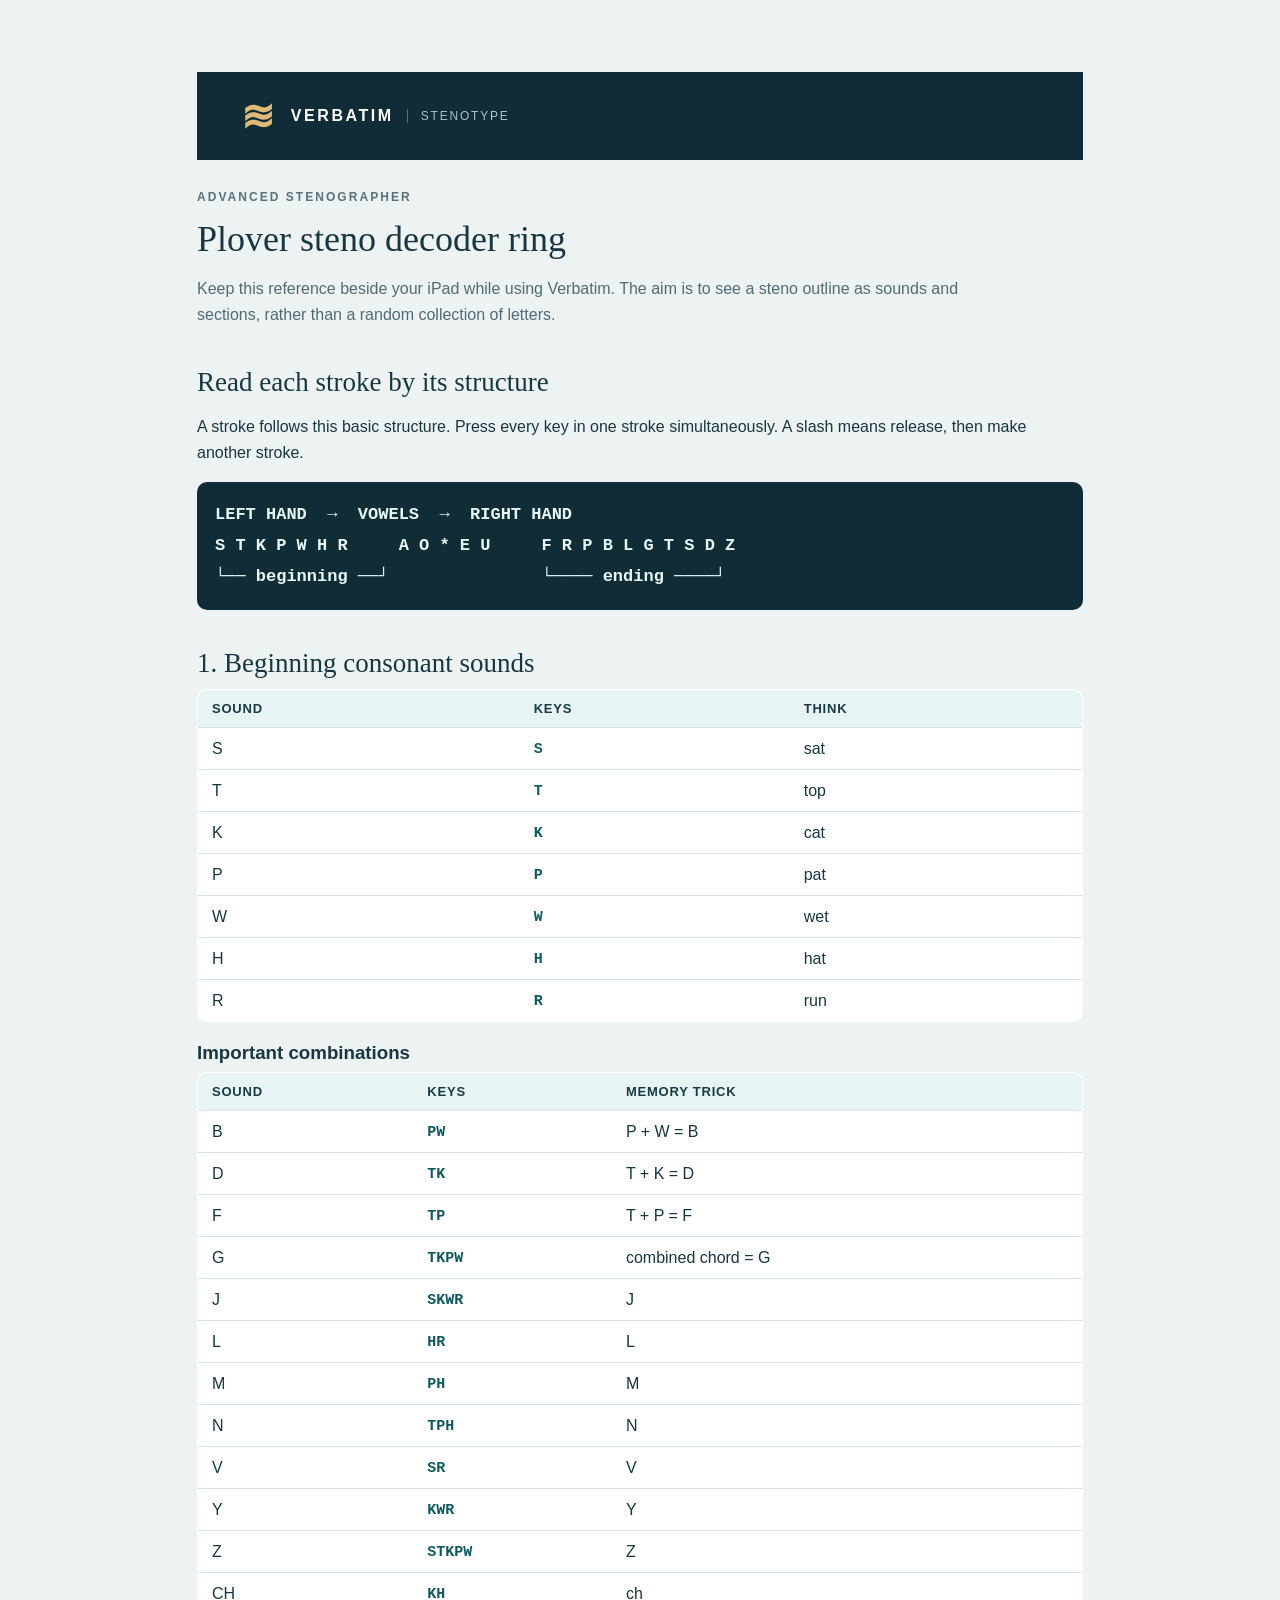
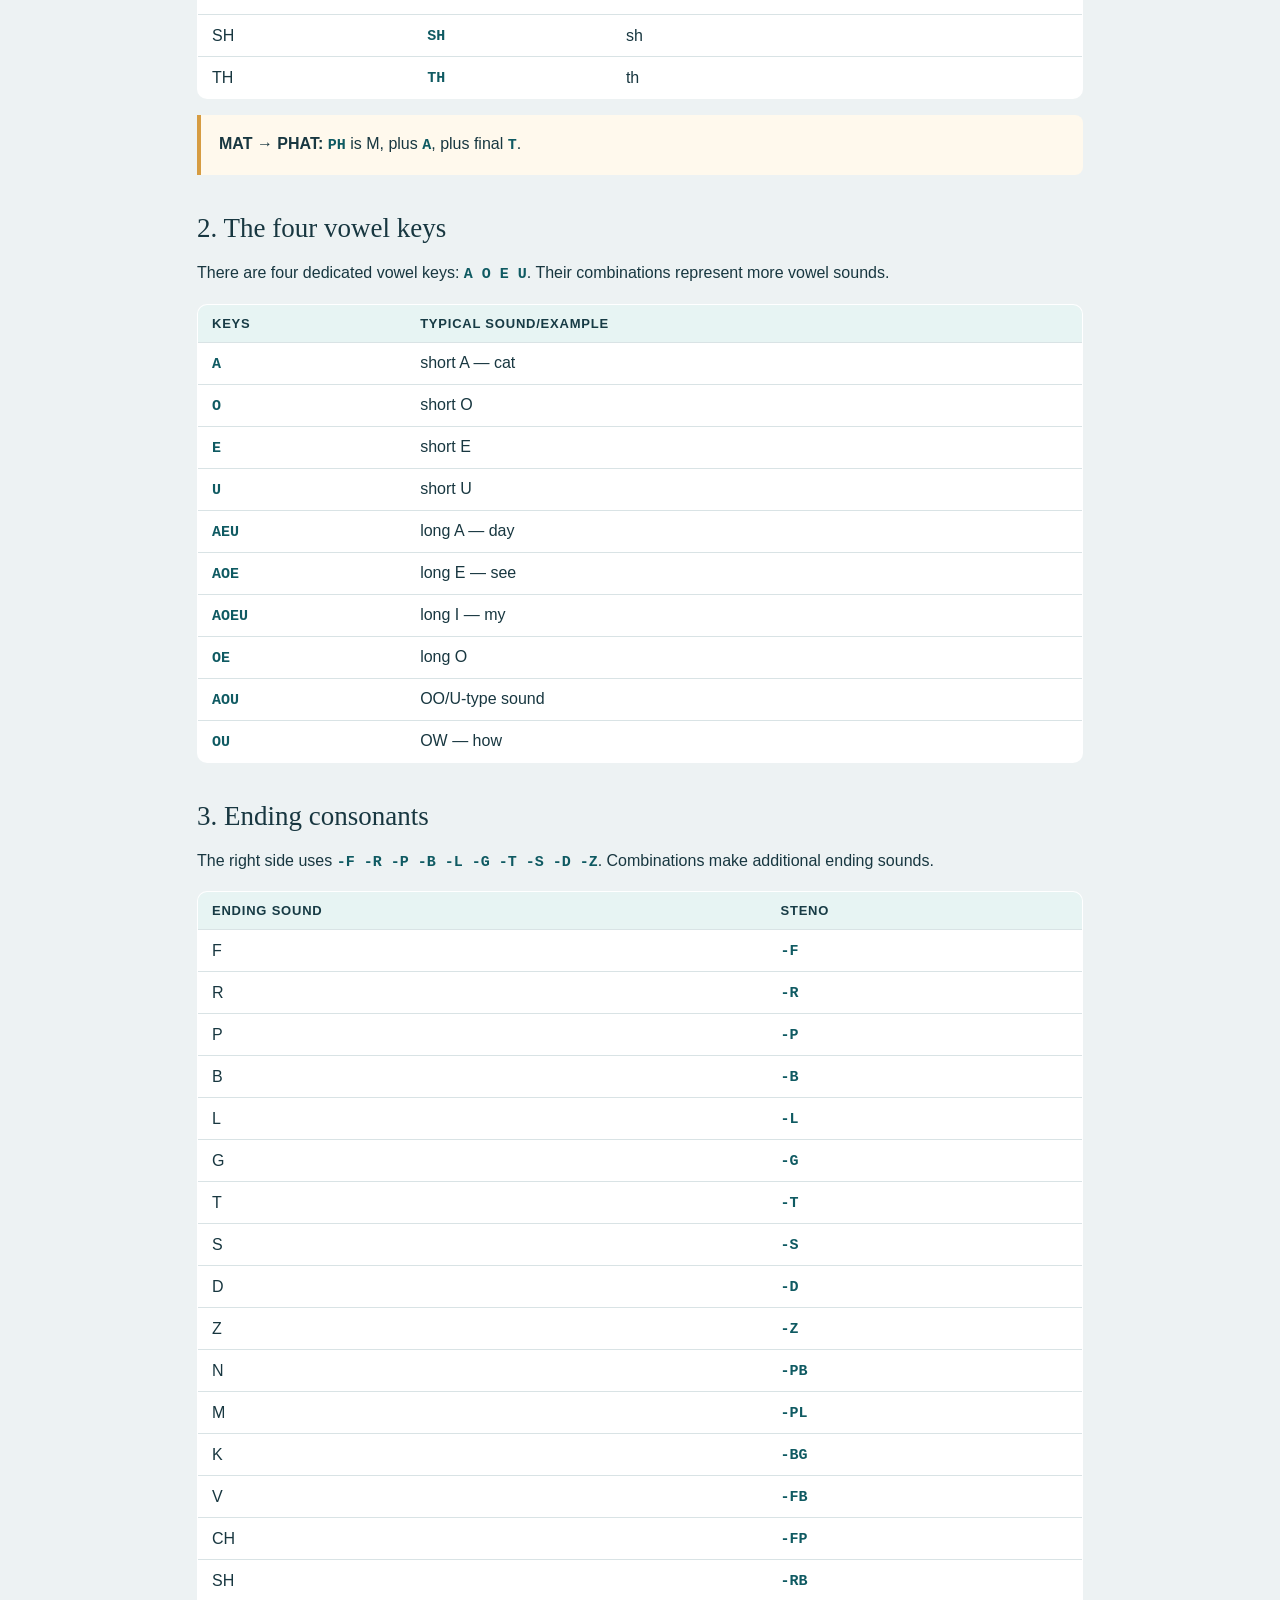
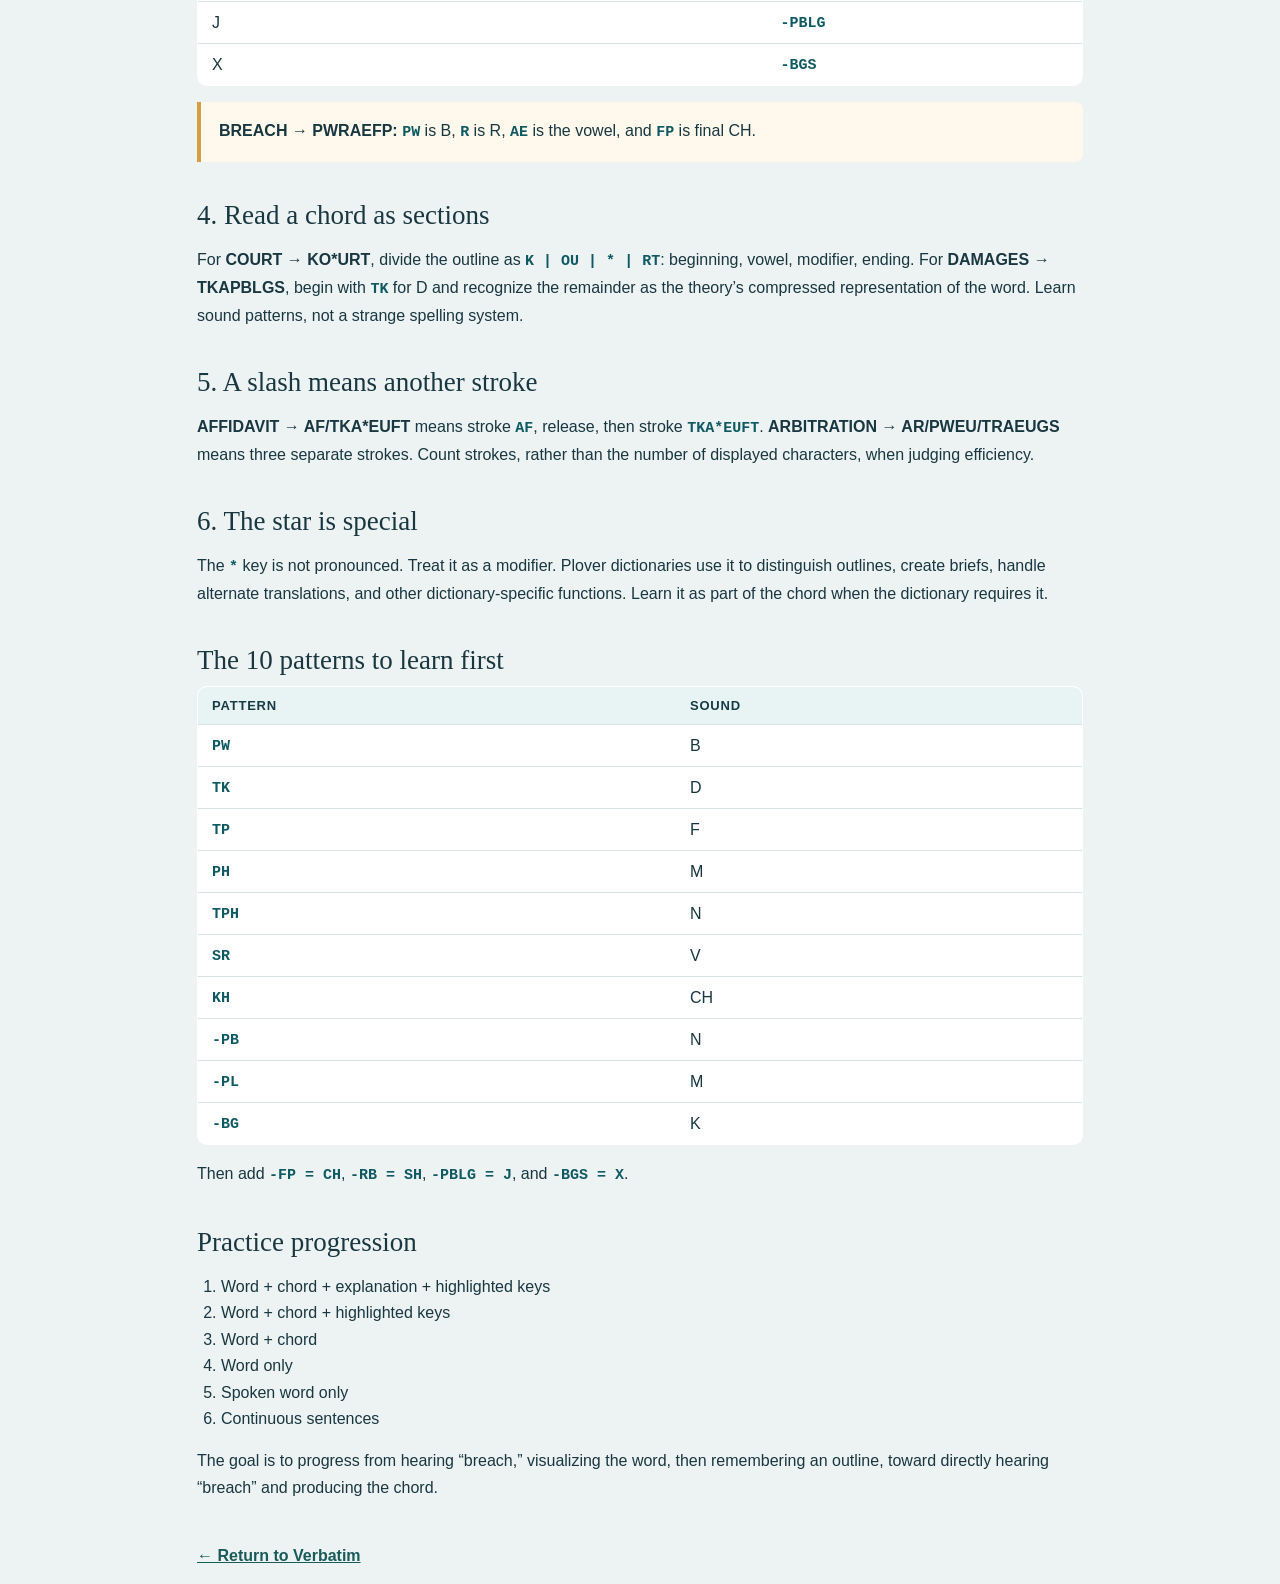
<file: docs/advanced-stenographer.html>
<!doctype html>
<html lang="en">
<head>
  <meta charset="utf-8">
  <meta name="viewport" content="width=device-width, initial-scale=1, viewport-fit=cover">
  <meta name="theme-color" content="#102c36">
  <title>Advanced Stenographer · Verbatim</title>
  <link rel="icon" href="icon.svg">
  <link rel="stylesheet" href="style.css">
  <style>
    .decoder{max-width:950px;margin:36px auto}.decoder header{margin-bottom:28px}.decoder h1{margin:4px 0 10px}.decoder h2{margin:38px 0 10px}.decoder h3{margin:20px 0 8px}.decoder p,.decoder li{line-height:1.65}.decoder .intro{color:#526b73;max-width:780px}.decoder .structure{display:block;overflow:auto;padding:18px;border-radius:10px;background:#102c36;color:#e7f7f5;font:700 17px/1.8 ui-monospace,SFMono-Regular,Consolas,monospace;white-space:pre}.decoder table{width:100%;border-collapse:collapse;background:#fff;border:1px solid #c4d4d8;border-radius:10px;overflow:hidden}.decoder th,.decoder td{padding:11px 14px;text-align:left;border-bottom:1px solid #d9e3e5}.decoder th{background:#e7f4f3;color:#173b45;font-size:13px;letter-spacing:.06em;text-transform:uppercase}.decoder tr:last-child td{border-bottom:0}.decoder code{font-size:15px;font-weight:700;color:#0f5a62}.decoder .example{padding:16px 18px;border-left:4px solid #d69c42;background:#fff9ed;border-radius:0 8px 8px 0}.decoder .levels{padding-left:24px}.decoder .back{display:inline-block;margin:30px 0;color:#185b59;font-weight:700}@media(max-width:620px){.decoder{margin:24px auto}.decoder th,.decoder td{padding:10px 8px;font-size:14px}.decoder .structure{font-size:13px;padding:13px}.decoder table th:nth-child(3),.decoder table td:nth-child(3){display:none}}
  </style>
</head>
<body>
  <main class="decoder">
    <header><a class="brand" href="./"><span class="mark">≋</span> VERBATIM <small>STENOTYPE</small></a></header>
    <p class="eyebrow">ADVANCED STENOGRAPHER</p>
    <h1>Plover steno decoder ring</h1>
    <p class="intro">Keep this reference beside your iPad while using Verbatim. The aim is to see a steno outline as sounds and sections, rather than a random collection of letters.</p>

    <h2>Read each stroke by its structure</h2>
    <p>A stroke follows this basic structure. Press every key in one stroke simultaneously. A slash means release, then make another stroke.</p>
    <div class="structure">LEFT HAND  →  VOWELS  →  RIGHT HAND
S T K P W H R     A O * E U     F R P B L G T S D Z
└── beginning ──┘               └──── ending ────┘</div>

    <h2>1. Beginning consonant sounds</h2>
    <table><thead><tr><th>Sound</th><th>Keys</th><th>Think</th></tr></thead><tbody>
      <tr><td>S</td><td><code>S</code></td><td>sat</td></tr><tr><td>T</td><td><code>T</code></td><td>top</td></tr><tr><td>K</td><td><code>K</code></td><td>cat</td></tr><tr><td>P</td><td><code>P</code></td><td>pat</td></tr><tr><td>W</td><td><code>W</code></td><td>wet</td></tr><tr><td>H</td><td><code>H</code></td><td>hat</td></tr><tr><td>R</td><td><code>R</code></td><td>run</td></tr>
    </tbody></table>
    <h3>Important combinations</h3>
    <table><thead><tr><th>Sound</th><th>Keys</th><th>Memory trick</th></tr></thead><tbody>
      <tr><td>B</td><td><code>PW</code></td><td>P + W = B</td></tr><tr><td>D</td><td><code>TK</code></td><td>T + K = D</td></tr><tr><td>F</td><td><code>TP</code></td><td>T + P = F</td></tr><tr><td>G</td><td><code>TKPW</code></td><td>combined chord = G</td></tr><tr><td>J</td><td><code>SKWR</code></td><td>J</td></tr><tr><td>L</td><td><code>HR</code></td><td>L</td></tr><tr><td>M</td><td><code>PH</code></td><td>M</td></tr><tr><td>N</td><td><code>TPH</code></td><td>N</td></tr><tr><td>V</td><td><code>SR</code></td><td>V</td></tr><tr><td>Y</td><td><code>KWR</code></td><td>Y</td></tr><tr><td>Z</td><td><code>STKPW</code></td><td>Z</td></tr><tr><td>CH</td><td><code>KH</code></td><td>ch</td></tr><tr><td>SH</td><td><code>SH</code></td><td>sh</td></tr><tr><td>TH</td><td><code>TH</code></td><td>th</td></tr>
    </tbody></table>
    <p class="example"><strong>MAT → PHAT:</strong> <code>PH</code> is M, plus <code>A</code>, plus final <code>T</code>.</p>

    <h2>2. The four vowel keys</h2>
    <p>There are four dedicated vowel keys: <code>A O E U</code>. Their combinations represent more vowel sounds.</p>
    <table><thead><tr><th>Keys</th><th>Typical sound/example</th></tr></thead><tbody>
      <tr><td><code>A</code></td><td>short A — cat</td></tr><tr><td><code>O</code></td><td>short O</td></tr><tr><td><code>E</code></td><td>short E</td></tr><tr><td><code>U</code></td><td>short U</td></tr><tr><td><code>AEU</code></td><td>long A — day</td></tr><tr><td><code>AOE</code></td><td>long E — see</td></tr><tr><td><code>AOEU</code></td><td>long I — my</td></tr><tr><td><code>OE</code></td><td>long O</td></tr><tr><td><code>AOU</code></td><td>OO/U-type sound</td></tr><tr><td><code>OU</code></td><td>OW — how</td></tr>
    </tbody></table>

    <h2>3. Ending consonants</h2>
    <p>The right side uses <code>-F -R -P -B -L -G -T -S -D -Z</code>. Combinations make additional ending sounds.</p>
    <table><thead><tr><th>Ending sound</th><th>Steno</th></tr></thead><tbody>
      <tr><td>F</td><td><code>-F</code></td></tr><tr><td>R</td><td><code>-R</code></td></tr><tr><td>P</td><td><code>-P</code></td></tr><tr><td>B</td><td><code>-B</code></td></tr><tr><td>L</td><td><code>-L</code></td></tr><tr><td>G</td><td><code>-G</code></td></tr><tr><td>T</td><td><code>-T</code></td></tr><tr><td>S</td><td><code>-S</code></td></tr><tr><td>D</td><td><code>-D</code></td></tr><tr><td>Z</td><td><code>-Z</code></td></tr><tr><td>N</td><td><code>-PB</code></td></tr><tr><td>M</td><td><code>-PL</code></td></tr><tr><td>K</td><td><code>-BG</code></td></tr><tr><td>V</td><td><code>-FB</code></td></tr><tr><td>CH</td><td><code>-FP</code></td></tr><tr><td>SH</td><td><code>-RB</code></td></tr><tr><td>J</td><td><code>-PBLG</code></td></tr><tr><td>X</td><td><code>-BGS</code></td></tr>
    </tbody></table>
    <p class="example"><strong>BREACH → PWRAEFP:</strong> <code>PW</code> is B, <code>R</code> is R, <code>AE</code> is the vowel, and <code>FP</code> is final CH.</p>

    <h2>4. Read a chord as sections</h2>
    <p>For <strong>COURT → KO*URT</strong>, divide the outline as <code>K | OU | * | RT</code>: beginning, vowel, modifier, ending. For <strong>DAMAGES → TKAPBLGS</strong>, begin with <code>TK</code> for D and recognize the remainder as the theory’s compressed representation of the word. Learn sound patterns, not a strange spelling system.</p>

    <h2>5. A slash means another stroke</h2>
    <p><strong>AFFIDAVIT → AF/TKA*EUFT</strong> means stroke <code>AF</code>, release, then stroke <code>TKA*EUFT</code>. <strong>ARBITRATION → AR/PWEU/TRAEUGS</strong> means three separate strokes. Count strokes, rather than the number of displayed characters, when judging efficiency.</p>

    <h2>6. The star is special</h2>
    <p>The <code>*</code> key is not pronounced. Treat it as a modifier. Plover dictionaries use it to distinguish outlines, create briefs, handle alternate translations, and other dictionary-specific functions. Learn it as part of the chord when the dictionary requires it.</p>

    <h2>The 10 patterns to learn first</h2>
    <table><thead><tr><th>Pattern</th><th>Sound</th></tr></thead><tbody>
      <tr><td><code>PW</code></td><td>B</td></tr><tr><td><code>TK</code></td><td>D</td></tr><tr><td><code>TP</code></td><td>F</td></tr><tr><td><code>PH</code></td><td>M</td></tr><tr><td><code>TPH</code></td><td>N</td></tr><tr><td><code>SR</code></td><td>V</td></tr><tr><td><code>KH</code></td><td>CH</td></tr><tr><td><code>-PB</code></td><td>N</td></tr><tr><td><code>-PL</code></td><td>M</td></tr><tr><td><code>-BG</code></td><td>K</td></tr>
    </tbody></table>
    <p>Then add <code>-FP = CH</code>, <code>-RB = SH</code>, <code>-PBLG = J</code>, and <code>-BGS = X</code>.</p>

    <h2>Practice progression</h2>
    <ol class="levels"><li>Word + chord + explanation + highlighted keys</li><li>Word + chord + highlighted keys</li><li>Word + chord</li><li>Word only</li><li>Spoken word only</li><li>Continuous sentences</li></ol>
    <p>The goal is to progress from hearing “breach,” visualizing the word, then remembering an outline, toward directly hearing “breach” and producing the chord.</p>
    <a class="back" href="./">← Return to Verbatim</a>
  </main>
</body>
</html>
</file>
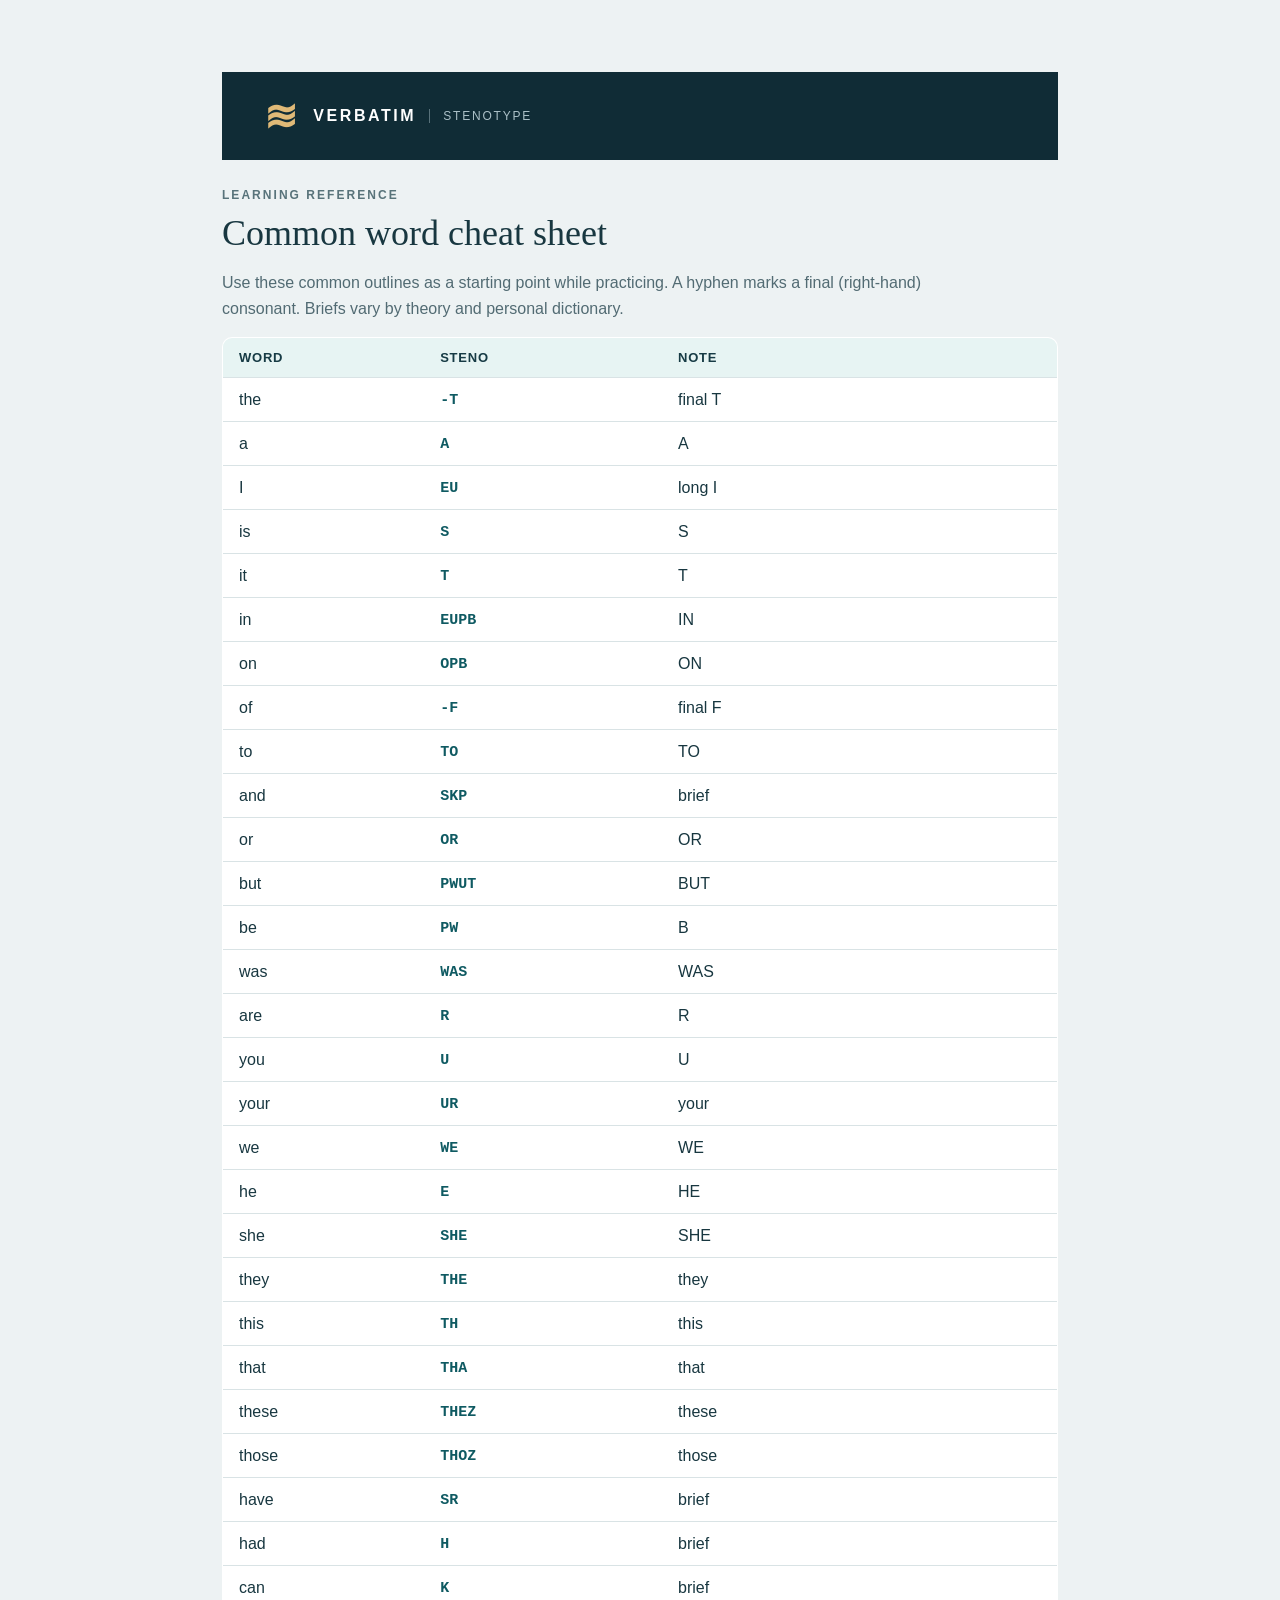
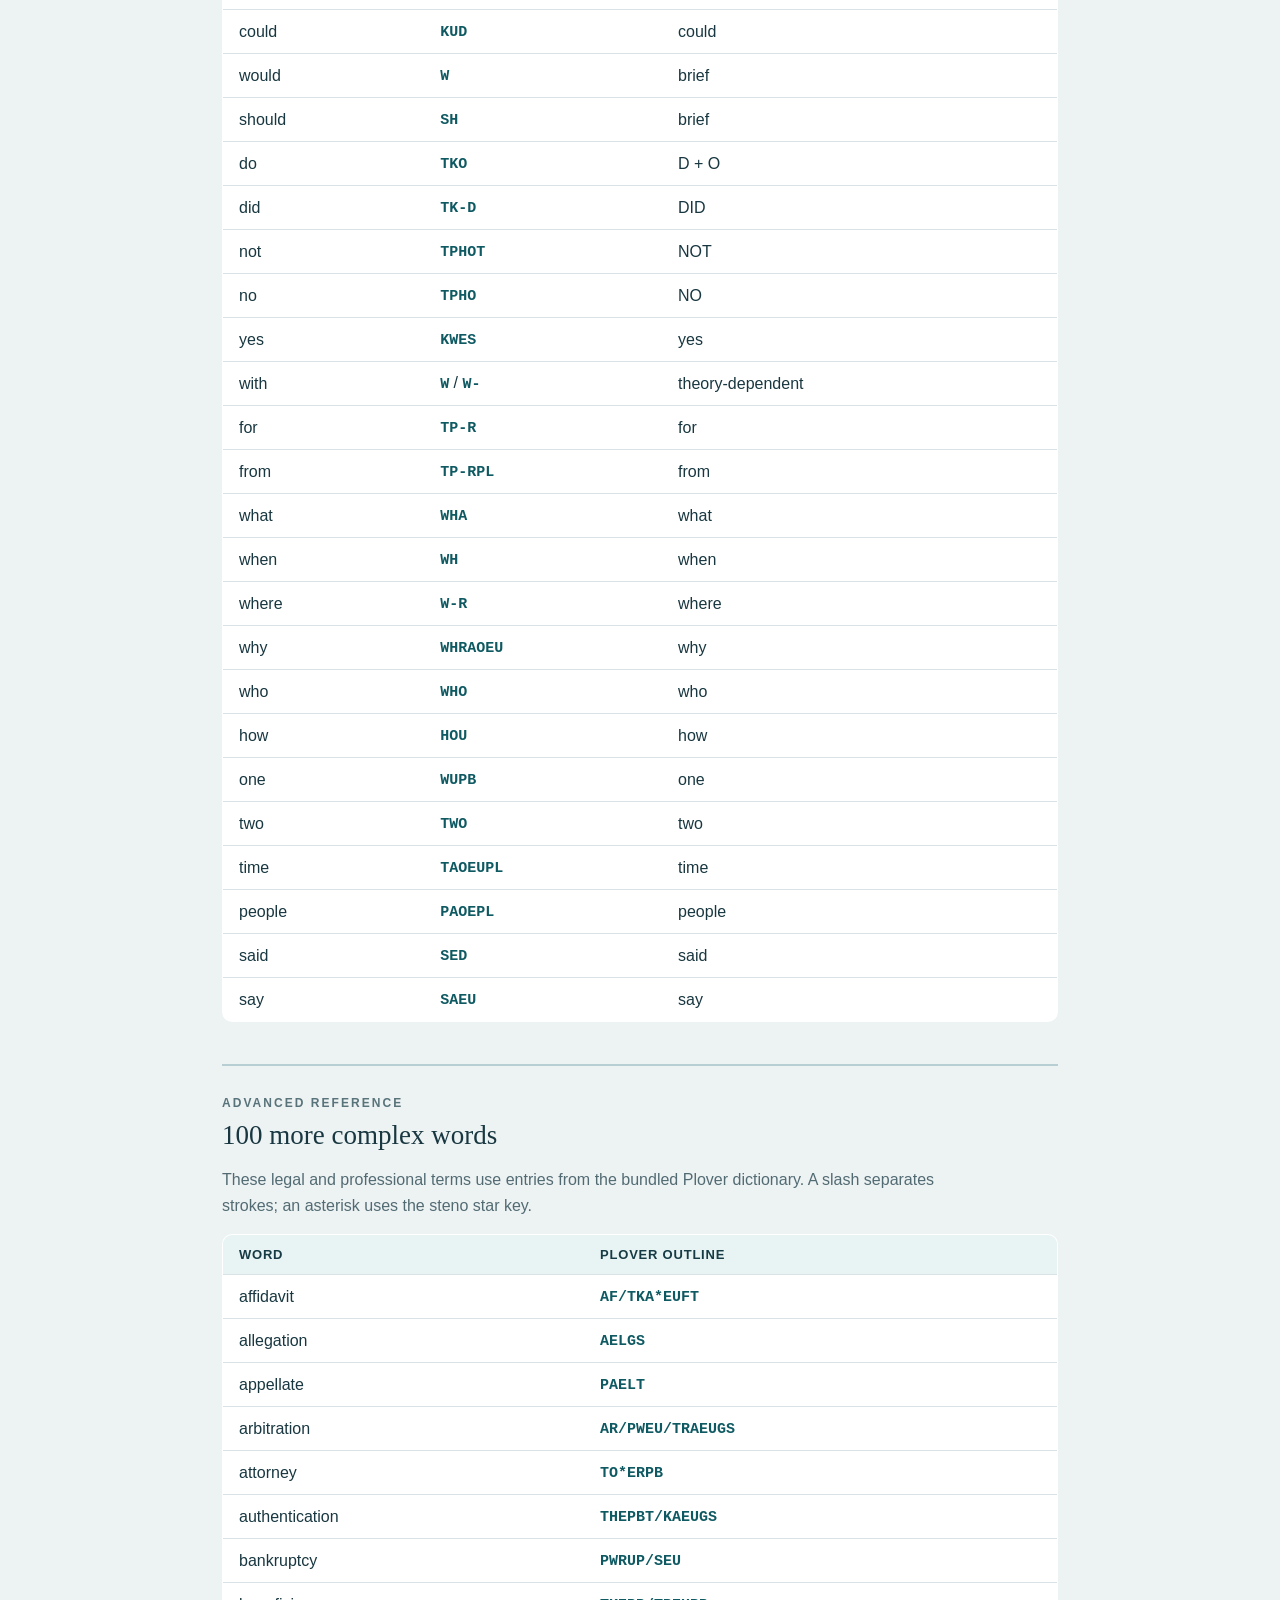
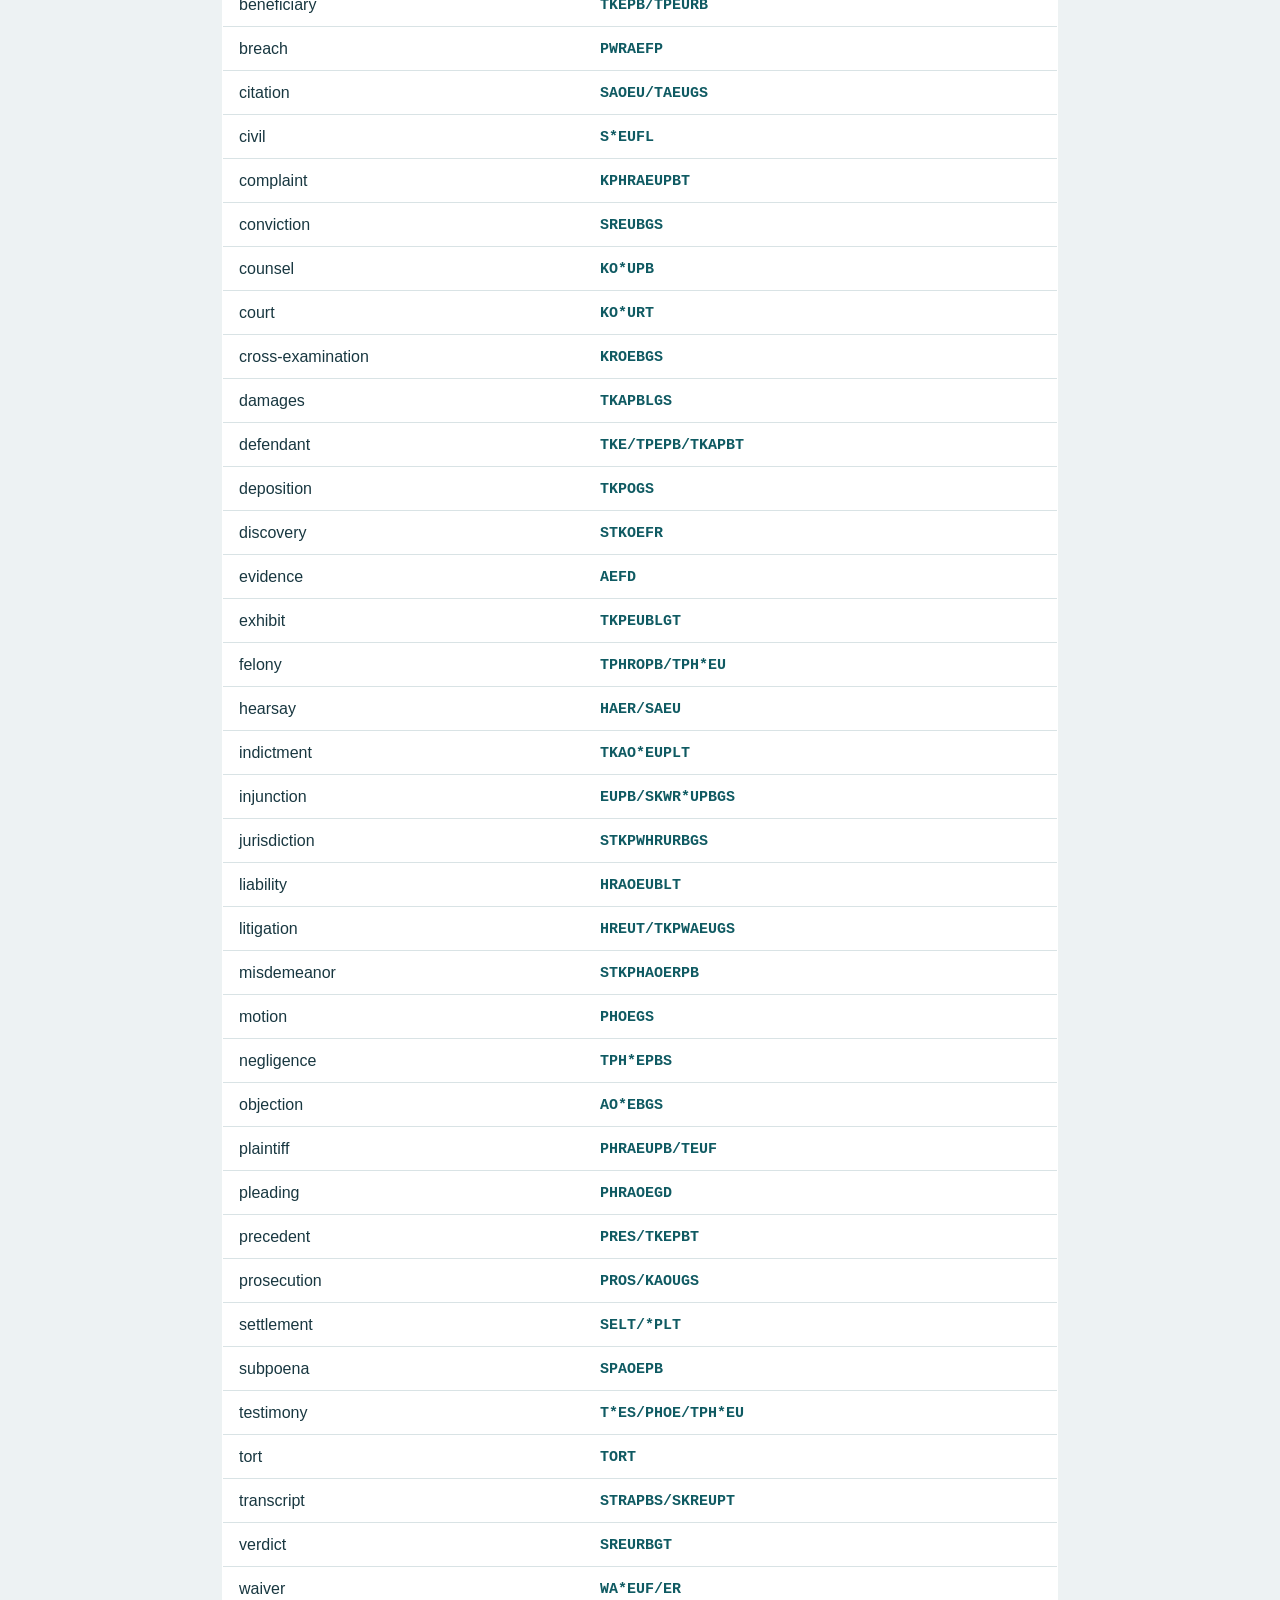
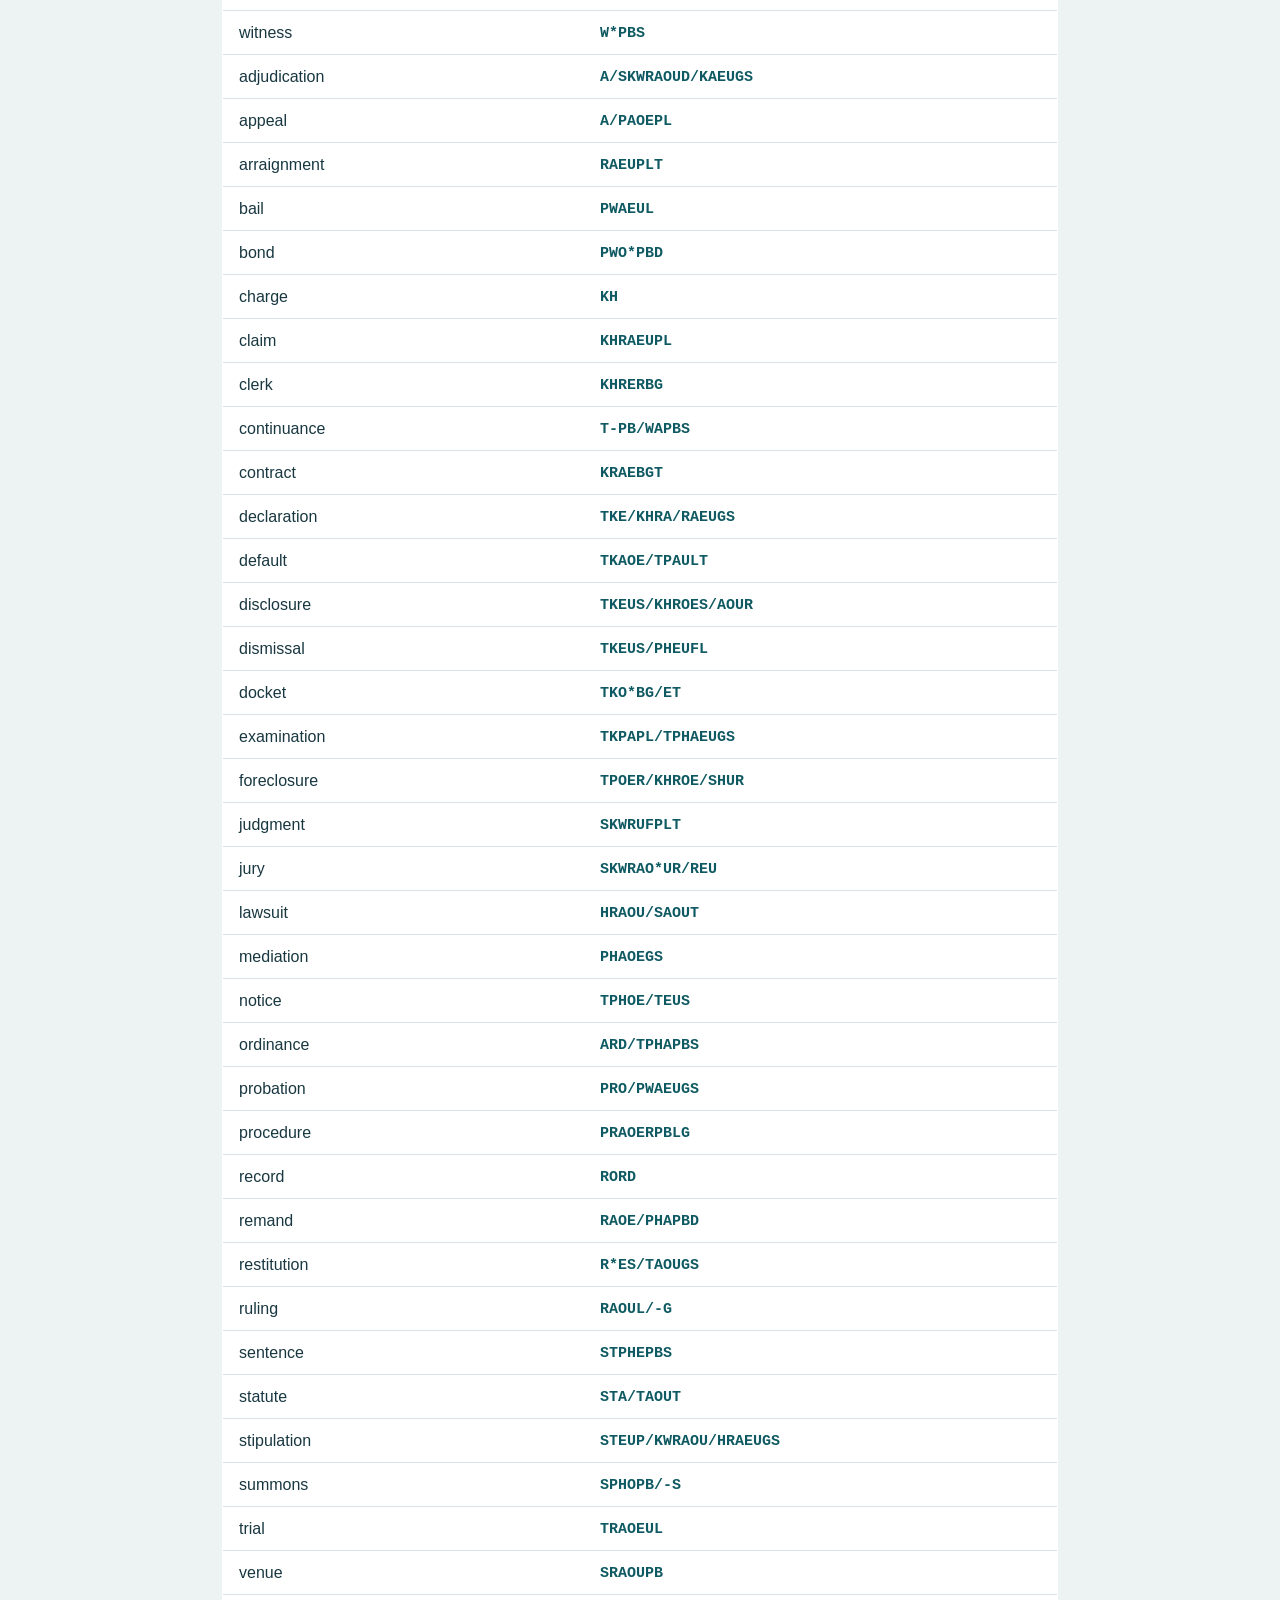
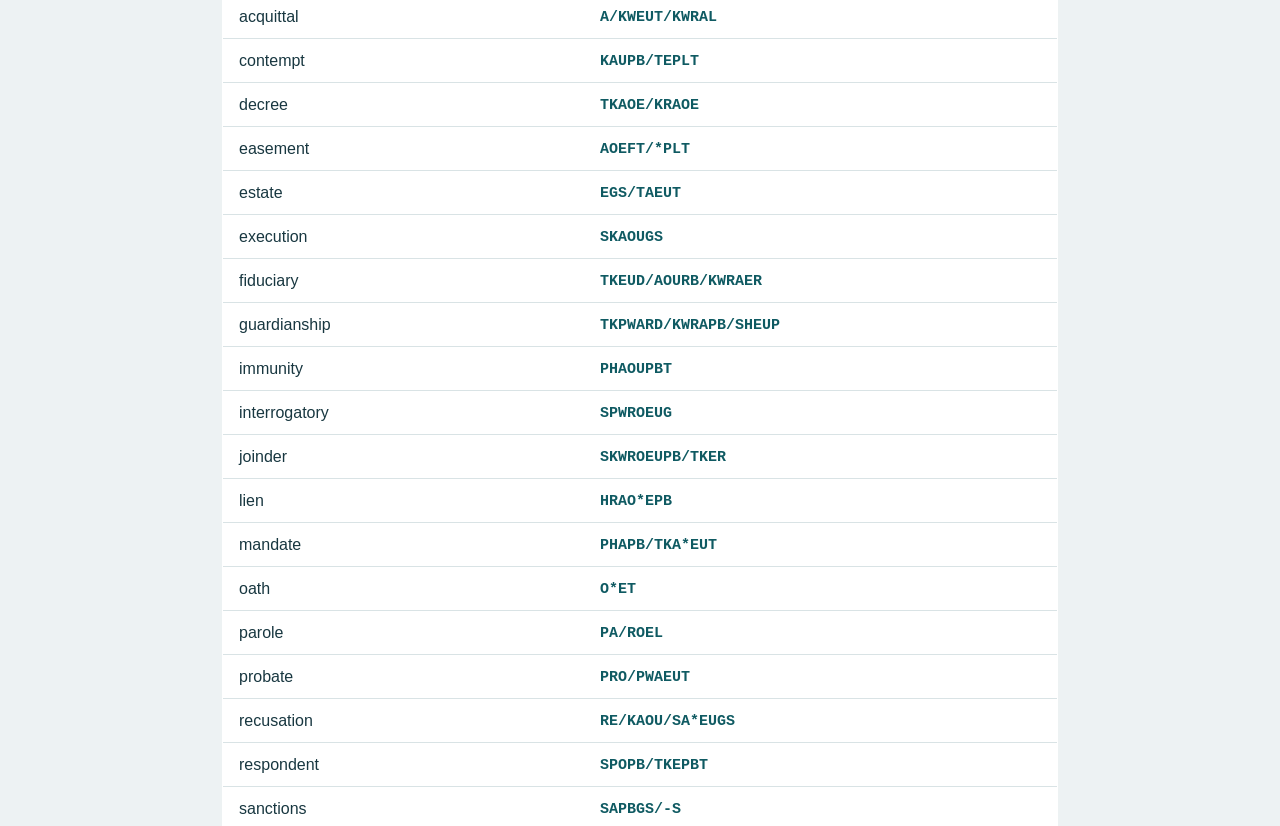
<file: docs/cheat-sheet.html>
<!doctype html>
<html lang="en">
<head>
  <meta charset="utf-8">
  <meta name="viewport" content="width=device-width, initial-scale=1, viewport-fit=cover">
  <meta name="theme-color" content="#102c36">
  <title>Steno Cheat Sheet · Verbatim</title>
  <link rel="icon" href="icon.svg">
  <link rel="stylesheet" href="style.css">
  <style>
    .cheat-sheet{max-width:900px;margin:36px auto}.cheat-sheet header{margin-bottom:28px}.cheat-sheet h1,.cheat-sheet h2{margin:4px 0 10px}.cheat-sheet .intro{color:#526b73;line-height:1.6;max-width:720px}.cheat-sheet table{width:100%;border-collapse:collapse;background:#fff;border:1px solid #c4d4d8;border-radius:10px;overflow:hidden}.cheat-sheet th,.cheat-sheet td{padding:12px 16px;text-align:left;border-bottom:1px solid #d9e3e5}.cheat-sheet th{background:#e7f4f3;color:#173b45;font-size:13px;letter-spacing:.06em;text-transform:uppercase}.cheat-sheet tr:last-child td{border-bottom:0}.cheat-sheet code{font-size:15px;font-weight:700;color:#0f5a62}.advanced-words{margin-top:42px;padding-top:30px;border-top:2px solid #b7ced2}.cheat-sheet .back{display:inline-block;margin-top:24px;color:#185b59;font-weight:700}@media(max-width:620px){.cheat-sheet{margin:24px auto}.cheat-sheet th,.cheat-sheet td{padding:10px 9px;font-size:14px}.cheat-sheet th:nth-child(3),.cheat-sheet td:nth-child(3){display:none}}
  </style>
</head>
<body>
  <main class="cheat-sheet">
    <header><a class="brand" href="./"><span class="mark">≋</span> VERBATIM <small>STENOTYPE</small></a></header>
    <p class="eyebrow">LEARNING REFERENCE</p>
    <h1>Common word cheat sheet</h1>
    <p class="intro">Use these common outlines as a starting point while practicing. A hyphen marks a final (right-hand) consonant. Briefs vary by theory and personal dictionary.</p>
    <table>
      <thead><tr><th scope="col">Word</th><th scope="col">Steno</th><th scope="col">Note</th></tr></thead>
      <tbody>
        <tr><td>the</td><td><code>-T</code></td><td>final T</td></tr><tr><td>a</td><td><code>A</code></td><td>A</td></tr><tr><td>I</td><td><code>EU</code></td><td>long I</td></tr><tr><td>is</td><td><code>S</code></td><td>S</td></tr><tr><td>it</td><td><code>T</code></td><td>T</td></tr><tr><td>in</td><td><code>EUPB</code></td><td>IN</td></tr><tr><td>on</td><td><code>OPB</code></td><td>ON</td></tr><tr><td>of</td><td><code>-F</code></td><td>final F</td></tr><tr><td>to</td><td><code>TO</code></td><td>TO</td></tr><tr><td>and</td><td><code>SKP</code></td><td>brief</td></tr><tr><td>or</td><td><code>OR</code></td><td>OR</td></tr><tr><td>but</td><td><code>PWUT</code></td><td>BUT</td></tr><tr><td>be</td><td><code>PW</code></td><td>B</td></tr><tr><td>was</td><td><code>WAS</code></td><td>WAS</td></tr><tr><td>are</td><td><code>R</code></td><td>R</td></tr><tr><td>you</td><td><code>U</code></td><td>U</td></tr><tr><td>your</td><td><code>UR</code></td><td>your</td></tr><tr><td>we</td><td><code>WE</code></td><td>WE</td></tr><tr><td>he</td><td><code>E</code></td><td>HE</td></tr><tr><td>she</td><td><code>SHE</code></td><td>SHE</td></tr><tr><td>they</td><td><code>THE</code></td><td>they</td></tr><tr><td>this</td><td><code>TH</code></td><td>this</td></tr><tr><td>that</td><td><code>THA</code></td><td>that</td></tr><tr><td>these</td><td><code>THEZ</code></td><td>these</td></tr><tr><td>those</td><td><code>THOZ</code></td><td>those</td></tr><tr><td>have</td><td><code>SR</code></td><td>brief</td></tr><tr><td>had</td><td><code>H</code></td><td>brief</td></tr><tr><td>can</td><td><code>K</code></td><td>brief</td></tr><tr><td>could</td><td><code>KUD</code></td><td>could</td></tr><tr><td>would</td><td><code>W</code></td><td>brief</td></tr><tr><td>should</td><td><code>SH</code></td><td>brief</td></tr><tr><td>do</td><td><code>TKO</code></td><td>D + O</td></tr><tr><td>did</td><td><code>TK-D</code></td><td>DID</td></tr><tr><td>not</td><td><code>TPHOT</code></td><td>NOT</td></tr><tr><td>no</td><td><code>TPHO</code></td><td>NO</td></tr><tr><td>yes</td><td><code>KWES</code></td><td>yes</td></tr><tr><td>with</td><td><code>W</code> / <code>W-</code></td><td>theory-dependent</td></tr><tr><td>for</td><td><code>TP-R</code></td><td>for</td></tr><tr><td>from</td><td><code>TP-RPL</code></td><td>from</td></tr><tr><td>what</td><td><code>WHA</code></td><td>what</td></tr><tr><td>when</td><td><code>WH</code></td><td>when</td></tr><tr><td>where</td><td><code>W-R</code></td><td>where</td></tr><tr><td>why</td><td><code>WHRAOEU</code></td><td>why</td></tr><tr><td>who</td><td><code>WHO</code></td><td>who</td></tr><tr><td>how</td><td><code>HOU</code></td><td>how</td></tr><tr><td>one</td><td><code>WUPB</code></td><td>one</td></tr><tr><td>two</td><td><code>TWO</code></td><td>two</td></tr><tr><td>time</td><td><code>TAOEUPL</code></td><td>time</td></tr><tr><td>people</td><td><code>PAOEPL</code></td><td>people</td></tr><tr><td>said</td><td><code>SED</code></td><td>said</td></tr><tr><td>say</td><td><code>SAEU</code></td><td>say</td></tr>
      </tbody>
    </table>
    <section class="advanced-words" aria-labelledby="advanced-words-heading">
      <p class="eyebrow">ADVANCED REFERENCE</p>
      <h2 id="advanced-words-heading">100 more complex words</h2>
      <p class="intro">These legal and professional terms use entries from the bundled Plover dictionary. A slash separates strokes; an asterisk uses the steno star key.</p>
      <table>
        <thead><tr><th scope="col">Word</th><th scope="col">Plover outline</th></tr></thead>
        <tbody>
          <tr><td>affidavit</td><td><code>AF/TKA*EUFT</code></td></tr><tr><td>allegation</td><td><code>AELGS</code></td></tr><tr><td>appellate</td><td><code>PAELT</code></td></tr><tr><td>arbitration</td><td><code>AR/PWEU/TRAEUGS</code></td></tr><tr><td>attorney</td><td><code>TO*ERPB</code></td></tr><tr><td>authentication</td><td><code>THEPBT/KAEUGS</code></td></tr><tr><td>bankruptcy</td><td><code>PWRUP/SEU</code></td></tr><tr><td>beneficiary</td><td><code>TKEPB/TPEURB</code></td></tr><tr><td>breach</td><td><code>PWRAEFP</code></td></tr><tr><td>citation</td><td><code>SAOEU/TAEUGS</code></td></tr>
          <tr><td>civil</td><td><code>S*EUFL</code></td></tr><tr><td>complaint</td><td><code>KPHRAEUPBT</code></td></tr><tr><td>conviction</td><td><code>SREUBGS</code></td></tr><tr><td>counsel</td><td><code>KO*UPB</code></td></tr><tr><td>court</td><td><code>KO*URT</code></td></tr><tr><td>cross-examination</td><td><code>KROEBGS</code></td></tr><tr><td>damages</td><td><code>TKAPBLGS</code></td></tr><tr><td>defendant</td><td><code>TKE/TPEPB/TKAPBT</code></td></tr><tr><td>deposition</td><td><code>TKPOGS</code></td></tr><tr><td>discovery</td><td><code>STKOEFR</code></td></tr>
          <tr><td>evidence</td><td><code>AEFD</code></td></tr><tr><td>exhibit</td><td><code>TKPEUBLGT</code></td></tr><tr><td>felony</td><td><code>TPHROPB/TPH*EU</code></td></tr><tr><td>hearsay</td><td><code>HAER/SAEU</code></td></tr><tr><td>indictment</td><td><code>TKAO*EUPLT</code></td></tr><tr><td>injunction</td><td><code>EUPB/SKWR*UPBGS</code></td></tr><tr><td>jurisdiction</td><td><code>STKPWHRURBGS</code></td></tr><tr><td>liability</td><td><code>HRAOEUBLT</code></td></tr><tr><td>litigation</td><td><code>HREUT/TKPWAEUGS</code></td></tr><tr><td>misdemeanor</td><td><code>STKPHAOERPB</code></td></tr>
          <tr><td>motion</td><td><code>PHOEGS</code></td></tr><tr><td>negligence</td><td><code>TPH*EPBS</code></td></tr><tr><td>objection</td><td><code>AO*EBGS</code></td></tr><tr><td>plaintiff</td><td><code>PHRAEUPB/TEUF</code></td></tr><tr><td>pleading</td><td><code>PHRAOEGD</code></td></tr><tr><td>precedent</td><td><code>PRES/TKEPBT</code></td></tr><tr><td>prosecution</td><td><code>PROS/KAOUGS</code></td></tr><tr><td>settlement</td><td><code>SELT/*PLT</code></td></tr><tr><td>subpoena</td><td><code>SPAOEPB</code></td></tr><tr><td>testimony</td><td><code>T*ES/PHOE/TPH*EU</code></td></tr>
          <tr><td>tort</td><td><code>TORT</code></td></tr><tr><td>transcript</td><td><code>STRAPBS/SKREUPT</code></td></tr><tr><td>verdict</td><td><code>SREURBGT</code></td></tr><tr><td>waiver</td><td><code>WA*EUF/ER</code></td></tr><tr><td>witness</td><td><code>W*PBS</code></td></tr><tr><td>adjudication</td><td><code>A/SKWRAOUD/KAEUGS</code></td></tr><tr><td>appeal</td><td><code>A/PAOEPL</code></td></tr><tr><td>arraignment</td><td><code>RAEUPLT</code></td></tr><tr><td>bail</td><td><code>PWAEUL</code></td></tr><tr><td>bond</td><td><code>PWO*PBD</code></td></tr>
          <tr><td>charge</td><td><code>KH</code></td></tr><tr><td>claim</td><td><code>KHRAEUPL</code></td></tr><tr><td>clerk</td><td><code>KHRERBG</code></td></tr><tr><td>continuance</td><td><code>T-PB/WAPBS</code></td></tr><tr><td>contract</td><td><code>KRAEBGT</code></td></tr><tr><td>declaration</td><td><code>TKE/KHRA/RAEUGS</code></td></tr><tr><td>default</td><td><code>TKAOE/TPAULT</code></td></tr><tr><td>disclosure</td><td><code>TKEUS/KHROES/AOUR</code></td></tr><tr><td>dismissal</td><td><code>TKEUS/PHEUFL</code></td></tr><tr><td>docket</td><td><code>TKO*BG/ET</code></td></tr>
          <tr><td>examination</td><td><code>TKPAPL/TPHAEUGS</code></td></tr><tr><td>foreclosure</td><td><code>TPOER/KHROE/SHUR</code></td></tr><tr><td>judgment</td><td><code>SKWRUFPLT</code></td></tr><tr><td>jury</td><td><code>SKWRAO*UR/REU</code></td></tr><tr><td>lawsuit</td><td><code>HRAOU/SAOUT</code></td></tr><tr><td>mediation</td><td><code>PHAOEGS</code></td></tr><tr><td>notice</td><td><code>TPHOE/TEUS</code></td></tr><tr><td>ordinance</td><td><code>ARD/TPHAPBS</code></td></tr><tr><td>probation</td><td><code>PRO/PWAEUGS</code></td></tr><tr><td>procedure</td><td><code>PRAOERPBLG</code></td></tr>
          <tr><td>record</td><td><code>RORD</code></td></tr><tr><td>remand</td><td><code>RAOE/PHAPBD</code></td></tr><tr><td>restitution</td><td><code>R*ES/TAOUGS</code></td></tr><tr><td>ruling</td><td><code>RAOUL/-G</code></td></tr><tr><td>sentence</td><td><code>STPHEPBS</code></td></tr><tr><td>statute</td><td><code>STA/TAOUT</code></td></tr><tr><td>stipulation</td><td><code>STEUP/KWRAOU/HRAEUGS</code></td></tr><tr><td>summons</td><td><code>SPHOPB/-S</code></td></tr><tr><td>trial</td><td><code>TRAOEUL</code></td></tr><tr><td>venue</td><td><code>SRAOUPB</code></td></tr>
          <tr><td>acquittal</td><td><code>A/KWEUT/KWRAL</code></td></tr><tr><td>contempt</td><td><code>KAUPB/TEPLT</code></td></tr><tr><td>decree</td><td><code>TKAOE/KRAOE</code></td></tr><tr><td>easement</td><td><code>AOEFT/*PLT</code></td></tr><tr><td>estate</td><td><code>EGS/TAEUT</code></td></tr><tr><td>execution</td><td><code>SKAOUGS</code></td></tr><tr><td>fiduciary</td><td><code>TKEUD/AOURB/KWRAER</code></td></tr><tr><td>guardianship</td><td><code>TKPWARD/KWRAPB/SHEUP</code></td></tr><tr><td>immunity</td><td><code>PHAOUPBT</code></td></tr><tr><td>interrogatory</td><td><code>SPWROEUG</code></td></tr>
          <tr><td>joinder</td><td><code>SKWROEUPB/TKER</code></td></tr><tr><td>lien</td><td><code>HRAO*EPB</code></td></tr><tr><td>mandate</td><td><code>PHAPB/TKA*EUT</code></td></tr><tr><td>oath</td><td><code>O*ET</code></td></tr><tr><td>parole</td><td><code>PA/ROEL</code></td></tr><tr><td>probate</td><td><code>PRO/PWAEUT</code></td></tr><tr><td>recusation</td><td><code>RE/KAOU/SA*EUGS</code></td></tr><tr><td>respondent</td><td><code>SPOPB/TKEPBT</code></td></tr><tr><td>sanctions</td><td><code>SAPBGS/-S</code></td></tr><tr><td>standing</td><td><code>STAPBG</code></td></tr>
        </tbody>
      </table>
    </section>
    <a class="back" href="./">← Return to Verbatim</a>
  </main>
</body>
</html>
</file>
<file: docs/style.css>
:root{font-family:Inter,-apple-system,BlinkMacSystemFont,"Segoe UI",sans-serif;color:#183740;background:#edf2f3;font-size:16px}*{box-sizing:border-box}body{margin:0}button,select,input,textarea{font:inherit}button,select,.file-label{min-height:44px}button{cursor:pointer;border:1px solid #c8d4d8;border-radius:7px;background:white;color:#183740;padding:10px 15px;font-size:.875rem;font-weight:600}button:hover{background:#e4efef}button:disabled{opacity:.55;cursor:default}button:focus-visible,input:focus-visible,select:focus-visible,textarea:focus-visible,summary:focus-visible{outline:3px solid #d69c42;outline-offset:3px}header{height:88px;background:#102c36;display:flex;align-items:center;justify-content:space-between;padding:0 max(5%,env(safe-area-inset-left));color:white}.brand{color:inherit;text-decoration:none;font-weight:750;letter-spacing:.16em;display:flex;align-items:center;gap:13px}.brand small{font-size:12px;letter-spacing:.15em;font-weight:400;color:#acc1c8;border-left:1px solid #58717a;padding-left:13px}.mark{font-size:40px;color:#e0b977}header button{background:transparent;color:white;border-color:#58717a}main{max-width:1320px;margin:auto;padding:36px 32px max(24px,env(safe-area-inset-bottom))}.heading,.session-tools,.machine-head,.chord-line,.paper-foot,.machine-foot{display:flex;justify-content:space-between;align-items:center;gap:12px}.heading{margin-bottom:28px}.eyebrow{font-size:12px;letter-spacing:.17em;font-weight:750;color:#58737a;margin:0 0 10px}h1{font:400 36px Georgia,serif;margin:0}h2{font:400 27px Georgia,serif;margin:0 0 16px}.session-tools select{max-width:190px}.workspace{display:grid;grid-template-columns:minmax(0,1fr) 270px;border:1px solid #ced9dc;border-radius:12px;overflow:hidden;background:white;box-shadow:0 8px 25px #18374008}.paper{padding:27px;min-width:0}.paper-head{display:flex;justify-content:space-between;align-items:center;gap:16px;padding-bottom:20px}.paper-head label,aside label{display:block;font-size:12px;letter-spacing:.1em;font-weight:700;color:#58737a;margin-bottom:8px}.paper-head input{border:0;font-size:22px;width:100%;min-width:0;color:#173640}.badge{font-size:11px;letter-spacing:.07em;white-space:nowrap;background:#f6efdf;color:#795819;padding:8px;border-radius:4px}.toolbar{border-block:1px solid #e0e8e9;display:flex;align-items:center;gap:12px;padding:9px 0;font-size:14px}.toolbar label{display:flex;align-items:center;gap:6px}.toolbar button{border:0}.toolbar #word-count{margin-left:auto;color:#687e85}select{background:white;color:#25444c;border:1px solid #ccd8dc;border-radius:6px;padding:8px;max-width:100%}textarea{width:100%;height:280px;border:0;resize:vertical;line-height:1.9;padding:22px 0;color:#1e363e;font-family:Georgia,serif;font-size:18px}textarea::placeholder{color:#819299}#interim{margin:0;color:#657b81;font-style:italic;min-height:24px}.paper-foot{border-top:1px solid #e0e8e9;padding-top:16px;flex-wrap:wrap}.paper-foot span{font-size:12px;color:#5c747b}.paper-foot button{font-size:12px;padding:9px}.paper-foot>div{display:flex;gap:5px}aside{background:#e5eeee;padding:30px 25px}aside h2{font-size:31px;line-height:1.2}.wave{height:66px;display:flex;align-items:center;color:#327b7b;font-size:26px;letter-spacing:3px}.primary{background:#186b68;color:white;border:0;width:100%}.primary:hover{background:#145b59}.primary.recording{background:#94392e}#speech-state{font-size:13px;color:#48656d;margin-bottom:24px}aside select{width:100%}.aside-note{font-size:12px;line-height:1.6;color:#536d74}.machine{background:#17343e;color:white;margin-top:26px;border-radius:12px;padding:26px 32px;box-shadow:0 8px 20px #0c263319}.machine .eyebrow{color:#a5c1c8}.machine h2{font-size:24px;margin:0}.mode{font-size:14px;display:flex;align-items:center;gap:9px}.mode input{width:20px;height:20px;accent-color:#e3b878}.chord-line{margin:22px 0 20px}.chord-line output{font:24px ui-monospace,monospace;min-width:120px;color:#f1c583}#chord-help{font-size:13px;color:#b0c6cd;margin-right:auto}.chord-line button{background:#284953;border-color:#50717b;color:#e3edef}.chord-line .accent{background:#e8bd80;color:#223740;border-color:#e8bd80}.keyboard{display:grid;grid-template-columns:repeat(10,minmax(0,1fr));grid-template-rows:30px 58px 58px 54px;gap:8px;max-width:900px;margin:auto;touch-action:none;user-select:none;-webkit-user-select:none}.key{background:#f0f4f4;color:#193b45;border:0;border-bottom:4px solid #a8bac0;border-radius:7px;font-size:23px;padding:0;touch-action:none;min-height:0}.key:hover{background:#fff}.key.selected{background:#e8bc7e;border-bottom-color:#ab7733;transform:translateY(2px);color:#122f39}.key.number{font-size:16px;background:#355660;color:#e2edef;border-bottom-color:#25434c}.key.number.selected{background:#bd904f}.machine-foot{font-size:12px;color:#a7c0c8;margin-top:22px}.machine-foot b{color:#deb779;margin:0 6px}details{border-bottom:1px solid #ccd8dc;margin-top:20px;padding:16px 0;font-size:14px}summary{cursor:pointer;min-height:32px;font-weight:600}.details-grid{display:grid;grid-template-columns:1fr 1fr;gap:35px;line-height:1.6}.file-label{display:block;margin:12px 0}input[type=file]{display:block;max-width:100%;font-size:14px;margin-top:7px}#tape{max-height:260px;overflow:auto;font-family:monospace}#notice{background:#fff4da;border-radius:6px;line-height:1.6;padding:12px;font-size:14px}#notice:empty{display:none}footer{font-size:12px;letter-spacing:.1em;color:#677e85;display:flex;justify-content:space-between;margin-top:25px}footer span{letter-spacing:0}@media(max-width:900px){main{padding:24px 18px}.heading{align-items:flex-start;flex-direction:column}.workspace{grid-template-columns:minmax(0,1fr) 220px}.paper{padding:18px}.badge{white-space:normal;font-size:10px}aside{padding:24px 18px}.machine{padding:24px 20px}#chord-help{display:none}.paper-foot>div{flex-wrap:wrap}}@media(max-width:620px){header{height:72px;padding:0 16px}.brand{font-size:14px;gap:8px}.brand small{display:none}header button{font-size:12px;padding:8px}main{padding:24px 12px}.heading{gap:20px}h1{font-size:29px}.session-tools{width:100%}.workspace{display:flex;flex-direction:column}.paper{padding:16px}.paper-head{align-items:flex-start}.paper-head input{font-size:19px}.badge{max-width:100px}.toolbar{gap:3px}.toolbar select{max-width:105px}.toolbar button{font-size:12px;padding:6px}.toolbar #word-count{font-size:12px}textarea{height:250px;font-size:17px}aside{display:grid;grid-template-columns:1fr 1fr;gap:10px 16px;padding:18px}aside .eyebrow{grid-column:1/-1;margin:0}aside h2{font-size:24px;margin:0}.wave{display:none}.primary{align-self:start}#speech-state{grid-column:1/-1;margin:0}aside label{margin:10px 0}.aside-note{grid-column:1/-1;margin:0}.machine{padding:20px 10px}.machine-head{align-items:flex-start;flex-direction:column;padding-inline:5px}.machine h2{font-size:22px}.chord-line{gap:6px}.chord-line output{min-width:80px;font-size:17px;margin-right:auto}.chord-line button{font-size:12px;padding:9px}.keyboard{gap:4px;grid-template-rows:28px 58px 58px 50px}.key{font-size:18px;border-radius:5px}.machine-foot{font-size:10px;padding-inline:4px}.details-grid{grid-template-columns:1fr;gap:10px}footer{gap:20px;font-size:10px}}

.usage-guide{margin:0 0 24px;padding:0;border:1px solid #c4d4d8;border-radius:10px;background:#fff}.usage-guide>summary{padding:16px 20px;min-height:52px;font-size:16px;color:#185b59}.usage-guide>summary span{font-weight:400;color:#58737a;margin-left:12px;font-size:14px}.guide-body{padding:0 24px 24px;font-size:16px;line-height:1.7}.guide-body>p{margin-top:0;max-width:850px}.guide-grid{display:grid;grid-template-columns:1fr 1fr;gap:10px 32px}.guide-body h3{font-size:19px;color:#173b45;margin:20px 0 8px}.guide-body ol,.guide-body ul{padding-left:24px;margin:8px 0}.guide-body li{margin:8px 0}.guide-note{font-size:14px;color:#526b73;border-left:3px solid #d9b47e;padding-left:12px}.guide-trouble{border-top:1px solid #d9e3e5;margin-top:18px}@media(max-width:620px){.guide-grid{grid-template-columns:1fr;gap:0}.guide-body{padding:0 16px 20px}.usage-guide>summary{padding:14px 16px}.usage-guide>summary span{display:block;margin:4px 0 0 18px}}
.top-nav{display:flex;align-items:center;gap:8px;margin-left:auto;margin-right:16px}.top-nav a{padding:8px 10px;border:1px solid #78929a;border-radius:7px;color:#e7f7f5;text-decoration:none;font-size:13px;font-weight:700}.top-nav a:hover,.top-nav a:focus-visible{background:#e7f7f5;color:#102c36;outline:none}@media(max-width:620px){.top-nav{gap:5px;margin-right:8px}.top-nav a{padding:7px 8px;font-size:12px}.brand small{display:none}}
.quick-links{display:flex;gap:10px;margin:-10px 0 18px}.quick-links a{display:inline-flex;align-items:center;min-height:44px;padding:10px 14px;border:1px solid #b7ced2;border-radius:8px;background:#fff;color:#185b59;text-decoration:none;font-weight:700}.quick-links a:last-child{background:#185b59;border-color:#185b59;color:#fff}.quick-links a:focus-visible{outline:3px solid #d69c42;outline-offset:3px}@media(max-width:620px){.quick-links{margin-top:-6px;gap:7px}.quick-links a{padding:9px 10px;font-size:13px}}

.feedback-controls{display:flex;align-items:center;gap:12px 20px;flex-wrap:wrap;margin-top:20px;font-size:14px}.feedback-controls label{display:flex;align-items:center;gap:8px;min-height:44px}.feedback-controls input{width:20px;height:20px;accent-color:#e8bd80}.feedback-controls button{background:#284953;color:white;border-color:#50717b}.feedback-controls span{font-size:12px;color:#b8cdd3;flex-basis:100%}.key{box-shadow:0 4px 0 #081e28, inset 0 1px 1px #ffffffb3;transition:transform 65ms ease,box-shadow 65ms ease,background 65ms ease}.key.selected,.key:active{transform:translateY(3px);box-shadow:0 1px 0 #081e28,inset 0 2px 4px #17343e40}.key:active{background:#f4cd96}@media(prefers-reduced-motion:reduce){.key{transition:none}}

.speech-section{margin-bottom:22px;border:1px solid #ced9dc;border-radius:12px;overflow:hidden}.speech-section aside{display:grid;grid-template-columns:1fr 1fr;gap:10px 24px;align-items:center;padding:20px 24px}.speech-section aside h2{font-size:24px;margin:0}.speech-section .wave{display:none}.speech-section .eyebrow,.speech-section .aside-note{grid-column:1/-1}.speech-section #speech-state{margin:0}.speech-section aside label{margin:0}.input-panels{display:grid;grid-template-columns:minmax(0,1fr) minmax(0,1fr);gap:18px}.input-panels>div{background:white;border:1px solid #ced9dc;border-radius:12px;min-width:0;padding:22px}.raw-panel>label{font-size:12px;letter-spacing:.17em;font-weight:750;color:#58737a}.raw-panel h2{margin:10px 0}.raw-panel p{font-size:14px;line-height:1.5;color:#58737a}.input-panels textarea{height:240px;border:1px solid #d0dce0;border-radius:6px;padding:14px;background:#fafcfc}.raw-panel textarea{font-family:ui-monospace,monospace;line-height:1.7;color:#185b59}.translation-panel .paper-head{padding-bottom:10px}.translation-panel .toolbar{margin-bottom:12px;flex-wrap:wrap}.translation-panel .badge{white-space:normal;font-size:10px}.translation-panel .paper-head input{font-size:18px}.input-panels+.machine{margin-top:18px}.raw-note{margin-bottom:0}@media(max-width:620px){.input-panels{grid-template-columns:1fr;gap:12px}.input-panels>div{padding:16px}.input-panels textarea{height:170px}.raw-panel textarea{height:115px}.raw-panel h2{font-size:22px}.speech-section aside{padding:18px;gap:10px 16px}}

/* Compact input panels: 75% shorter than their previous heights. */
.input-panels textarea{height:60px;padding:4px 10px;min-height:0}.raw-panel textarea{height:60px}@media(max-width:620px){.input-panels textarea{height:42.5px}.raw-panel textarea{height:28.75px}}

.training{background:#fff;border:1px solid #cad9de;border-radius:12px;padding:22px;margin:0 0 20px}.training>p,.training-note{font-size:14px;line-height:1.6}.training-controls,.training-actions{display:flex;align-items:end;flex-wrap:wrap;gap:12px}.training-controls label{display:grid;gap:6px;font-size:14px}.training-controls input{width:100px;min-height:44px;border:1px solid #ccd8dc;border-radius:6px;padding:8px}.training-controls select{max-width:100%}.training-actions{margin-top:15px}.training #train-text{height:110px;border:1px solid #ccd8dc;border-radius:6px;padding:10px;font:16px/1.6 inherit}.training .accent{background:#e8bd80}.training-note{color:#58737a}.comparison{display:grid;grid-template-columns:1fr 1fr;gap:16px}.comparison>div{background:#edf4f4;padding:12px;border-radius:6px;overflow-wrap:anywhere}.comparison h4{margin:0 0 8px}.comparison p{line-height:1.6;margin:0}.training li{margin:7px 0;font-size:14px}#train-log{font-family:monospace;max-height:220px;overflow:auto}#train-score{font-weight:700;line-height:1.7}#train-length{font-weight:400;color:#58737a;margin-left:8px}@media(max-width:620px){.training{padding:16px}.comparison{grid-template-columns:1fr}.training-controls{align-items:stretch}.training-controls label:first-child{width:100%}}

.keyboard-learning{margin-top:20px;padding:16px;border:1px solid #64838c;border-radius:8px;background:#20424d}.keyboard-learning h3{margin:0 0 8px;font-size:20px}.keyboard-learning p{font-size:14px;line-height:1.6;margin:10px 0}.learn-controls{display:flex;align-items:center;gap:10px;flex-wrap:wrap}.learn-controls label{font-size:14px}.learn-controls button{background:#e8bd80;color:#17343e;border-color:#e8bd80}#learn-sentence{font-size:20px;display:flex;flex-wrap:wrap;gap:5px}#learn-sentence span{padding:3px 7px;border-radius:5px}#learn-sentence .learn-current{background:#c9f4f5;color:#123944;font-weight:700;text-decoration:underline}#learn-sentence .learn-done{color:#aed5c6}#learn-instruction{font-weight:600;color:#e2f7fa}#learn-status{color:#efd4a7}.key.lesson-target{outline:3px solid #76e5e8;outline-offset:1px}.key.lesson-wrong{outline:3px solid #ff9088;outline-offset:1px;background:#ffd0ca;color:#64291f}@media(max-width:620px){.keyboard-learning{padding:12px}.learn-controls{align-items:stretch}.learn-controls select{width:100%}.key.lesson-target,.key.lesson-wrong{outline-width:2px;outline-offset:0}}

.keyboard.learning-active .key:not(.lesson-target){filter:brightness(.78) saturate(.72);opacity:.74}.key.lesson-target{position:relative;z-index:1;background:linear-gradient(145deg,#f8ffff 0%,#d8ffff 40%,#83dfe3 100%);color:#082f38;border:2px solid #f9ffff;border-bottom:8px solid #2e858c;border-radius:10px;box-shadow:0 9px 0 #0c353d,0 0 0 4px #51e4e9,0 0 18px #73f7f099,inset 0 3px 2px #ffffffdd;transform:translateY(-4px) scale(1.06);font-weight:800;text-shadow:0 1px #fff}.key.lesson-target::before{content:"PRESS";position:absolute;top:4px;left:50%;transform:translateX(-50%);font:700 8px/1 Inter,-apple-system,sans-serif;letter-spacing:.08em;color:#17636a}.key.lesson-target:hover{background:linear-gradient(145deg,#fff 0%,#e8ffff 40%,#94edf0 100%)}.chord-line .lesson-ready{outline:3px solid #5ff1ef;outline-offset:3px}@media(max-width:620px){.key.lesson-target{border-bottom-width:6px;box-shadow:0 7px 0 #0c353d,0 0 0 3px #51e4e9,0 0 14px #73f7f099;transform:translateY(-3px) scale(1.035)}.key.lesson-target::before{font-size:6px;top:3px}}

#learn-sentence .lesson-strokes{font-family:ui-monospace,monospace;font-size:16px;color:#e8bd80;overflow-wrap:anywhere;min-width:0}

.key.demo-held{background:#e8bd80!important;transform:translateY(4px);box-shadow:inset 0 3px 6px #102c3670;outline:3px solid #76e5e8}.key.demo-held::after{content:"●";display:block;font-size:10px;line-height:12px;color:#17343e}

.learn-controls .live-translation{display:flex;flex-direction:column;align-items:stretch;gap:6px;flex:1 1 240px;min-width:0}.live-translation textarea{margin:0;width:100%;height:64px;min-height:44px;padding:8px 10px;background:#f5fbfb;color:#183740;border:1px solid #9dbfc7;border-radius:6px;font:16px/1.4 ui-monospace,monospace}.learn-controls{align-items:center}#live-translation-help{font-size:12px;color:#c4dbe1}
</file>
